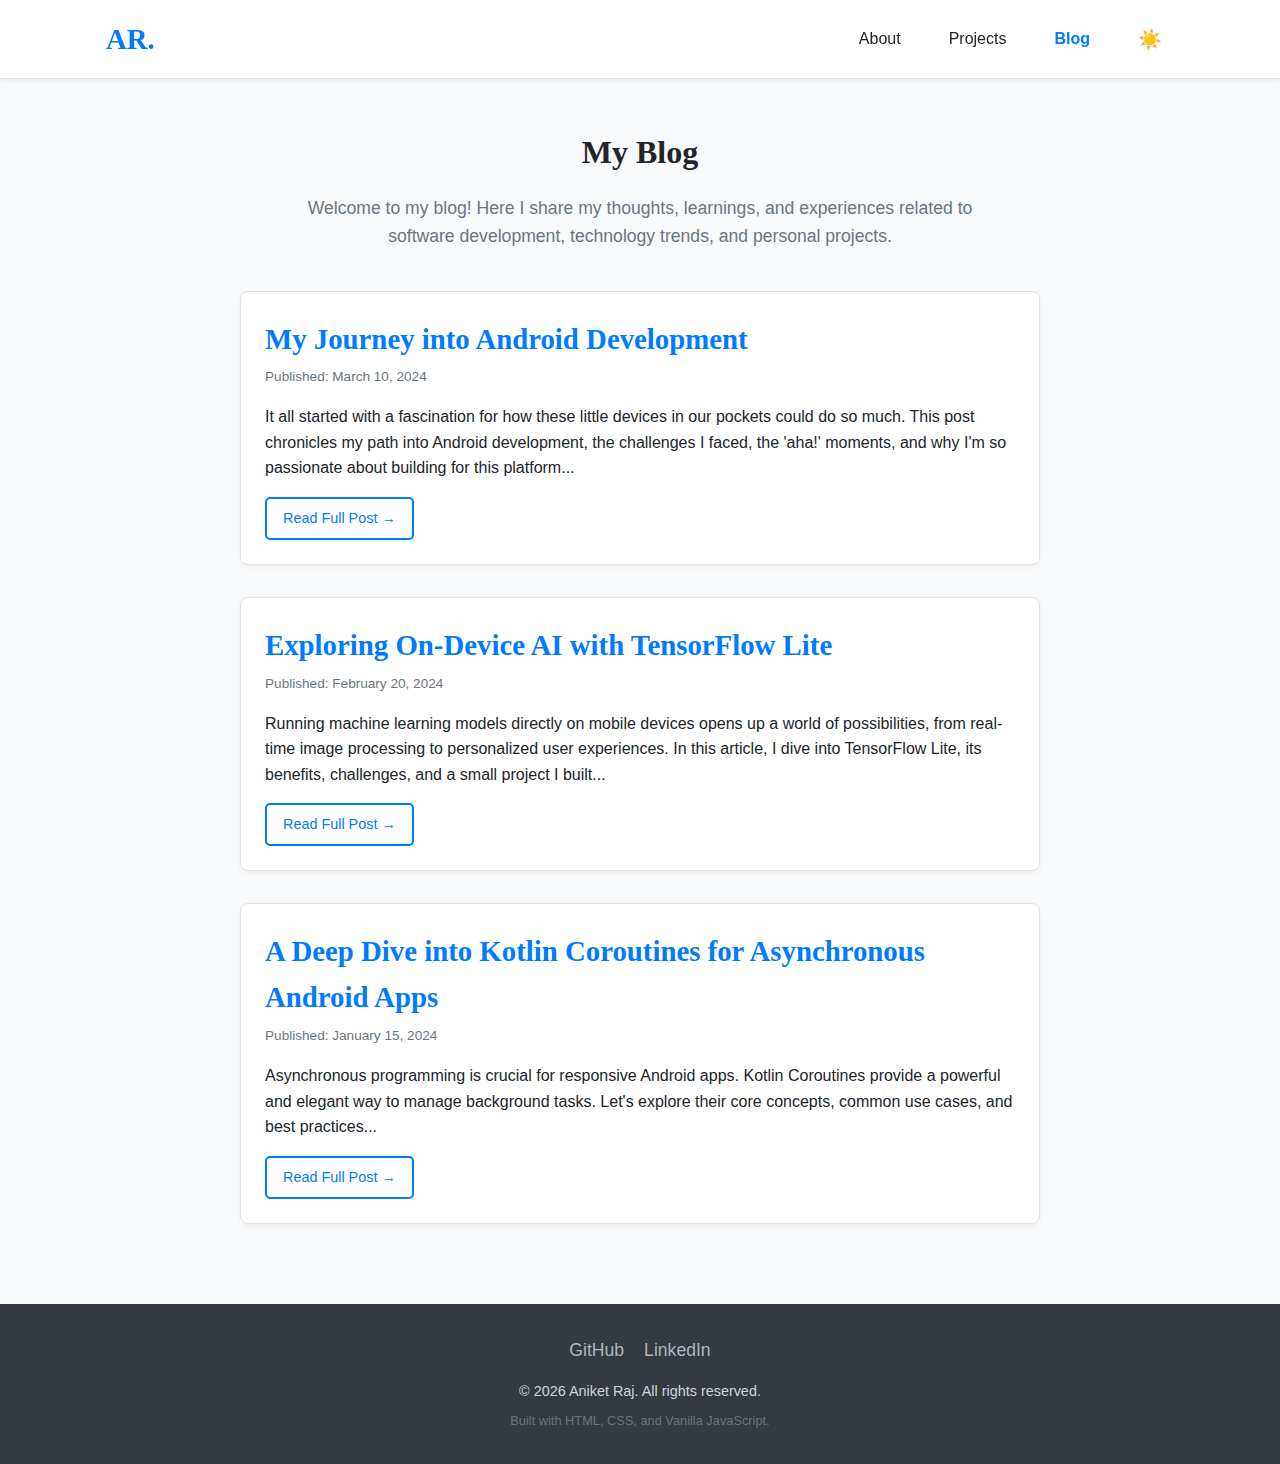
<file: blog.html>
<!DOCTYPE html>
<html lang="en">

<head>
    <meta charset="UTF-8">
    <meta name="viewport" content="width=device-width, initial-scale=1.0">
    <title>My Blog | Aniket Raj</title>
    <meta name="description" content="Articles and thoughts by [Your Name] on technology, development, and more.">
    <link rel="stylesheet" href="css/style.css">
    <!-- <link rel="icon" href="assets/favicon.ico" type="image/x-icon"> -->
</head>

<body>
    <header class="site-header">
        <div class="container header-container">
            <a href="index.html" class="logo">
                AR.
            </a>
            <nav class="main-nav">
                <button class="nav-toggle" aria-label="Toggle navigation" aria-expanded="false">
                    <span class="hamburger"></span>
                </button>
                <ul class="nav-links">
                    <li><a href="about.html">About</a></li>
                    <li><a href="projects.html">Projects</a></li>
                    <li><a href="blog.html" class="active">Blog</a></li> <!-- Mark as active -->
                    <li><button id="theme-toggle-button" aria-label="Toggle theme">☀️</button></li>
                </ul>
            </nav>
        </div>
    </header>

    <main>
        <section id="all-blog-posts" class="all-blog-posts-section section-padding">
            <div class="container">
                <h1 class="page-title section-title">My Blog</h1>
                <p class="page-intro text-center">
                    Welcome to my blog! Here I share my thoughts, learnings, and experiences
                    related to software development, technology trends, and personal projects.
                </p>

                <div class="blog-listing">
                    <!-- Blog Post Entry 1 -->
                    <article class="blog-post-entry">
                        <div class="blog-post-entry-header">
                            <h2><a href="blog-posts/my-journey-into-android.html">My Journey into Android
                                    Development</a></h2>
                            <p class="blog-meta">
                                <span class="post-date">Published: <time datetime="2024-03-10">March 10,
                                        2024</time></span>
                                <!-- <span class="post-tags">Tags: <a href="#">Android</a>, <a href="#">Kotlin</a>, <a href="#">Career</a></span> -->
                            </p>
                        </div>
                        <div class="blog-post-excerpt">
                            <p>
                                It all started with a fascination for how these little devices in our pockets could do
                                so much.
                                This post chronicles my path into Android development, the challenges I faced, the
                                'aha!' moments,
                                and why I'm so passionate about building for this platform...
                            </p>
                        </div>
                        <a href="blog-posts/my-journey-into-android.html" class="btn btn-outline btn-small">Read Full
                            Post →</a>
                    </article>

                    <!-- Blog Post Entry 2 -->
                    <article class="blog-post-entry">
                        <div class="blog-post-entry-header">
                            <h2><a href="blog-posts/exploring-on-device-ai.html">Exploring On-Device AI with TensorFlow
                                    Lite</a></h2>
                            <p class="blog-meta">
                                <span class="post-date">Published: <time datetime="2024-02-20">February 20,
                                        2024</time></span>
                                <!-- <span class="post-tags">Tags: <a href="#">AI</a>, <a href="#">TensorFlow Lite</a>, <a href="#">Mobile</a></span> -->
                            </p>
                        </div>
                        <div class="blog-post-excerpt">
                            <p>
                                Running machine learning models directly on mobile devices opens up a world of
                                possibilities,
                                from real-time image processing to personalized user experiences. In this article, I
                                dive into
                                TensorFlow Lite, its benefits, challenges, and a small project I built...
                            </p>
                        </div>
                        <a href="blog-posts/exploring-on-device-ai.html" class="btn btn-outline btn-small">Read Full
                            Post →</a>
                    </article>

                    <!-- Blog Post Entry 3 (Example) -->
                    <article class="blog-post-entry">
                        <div class="blog-post-entry-header">
                            <h2><a href="blog-posts/kotlin-coroutines-deep-dive.html">A Deep Dive into Kotlin Coroutines
                                    for Asynchronous Android Apps</a></h2>
                            <p class="blog-meta">
                                <span class="post-date">Published: <time datetime="2024-01-15">January 15,
                                        2024</time></span>
                            </p>
                        </div>
                        <div class="blog-post-excerpt">
                            <p>
                                Asynchronous programming is crucial for responsive Android apps. Kotlin Coroutines
                                provide a powerful
                                and elegant way to manage background tasks. Let's explore their core concepts, common
                                use cases,
                                and best practices...
                            </p>
                        </div>
                        <a href="blog-posts/kotlin-coroutines-deep-dive.html" class="btn btn-outline btn-small">Read
                            Full Post →</a>
                    </article>

                    <!-- Add more blog post entries as needed -->
                    <!-- Ensure they are listed in reverse chronological order (newest first) -->

                </div> <!-- .blog-listing -->

                <!-- Optional: Pagination (for many posts, more advanced JS needed) -->
                <!--
                <nav class="pagination text-center" aria-label="Blog post navigation">
                    <a href="#" class="btn btn-outline btn-small disabled">« Previous</a>
                    <span class="page-numbers">Page 1 of X</span>
                    <a href="#" class="btn btn-outline btn-small">Next »</a>
                </nav>
                -->

            </div>
        </section>
    </main>

    <footer class="site-footer">
        <div class="container footer-content">
            <div class="social-links">
                <a href="https://github.com/theaniketraj" target="_blank" rel="noopener noreferrer"
                    aria-label="GitHub">GitHub</a>
                <a href="https://linkedin.com/in/theaniketraj" target="_blank" rel="noopener noreferrer"
                    aria-label="LinkedIn">LinkedIn</a>
            </div>
            <p>© <span id="current-year"></span> Aniket Raj. All rights reserved.</p>
            <p class="footer-credit">Built with HTML, CSS, and Vanilla JavaScript.</p>
        </div>
    </footer>

    <script src="js/main.js"></script>
    <script src="js/theme-toggle.js"></script>
    <script src="js/mobile-nav.js"></script>
</body>

</html>
</file>
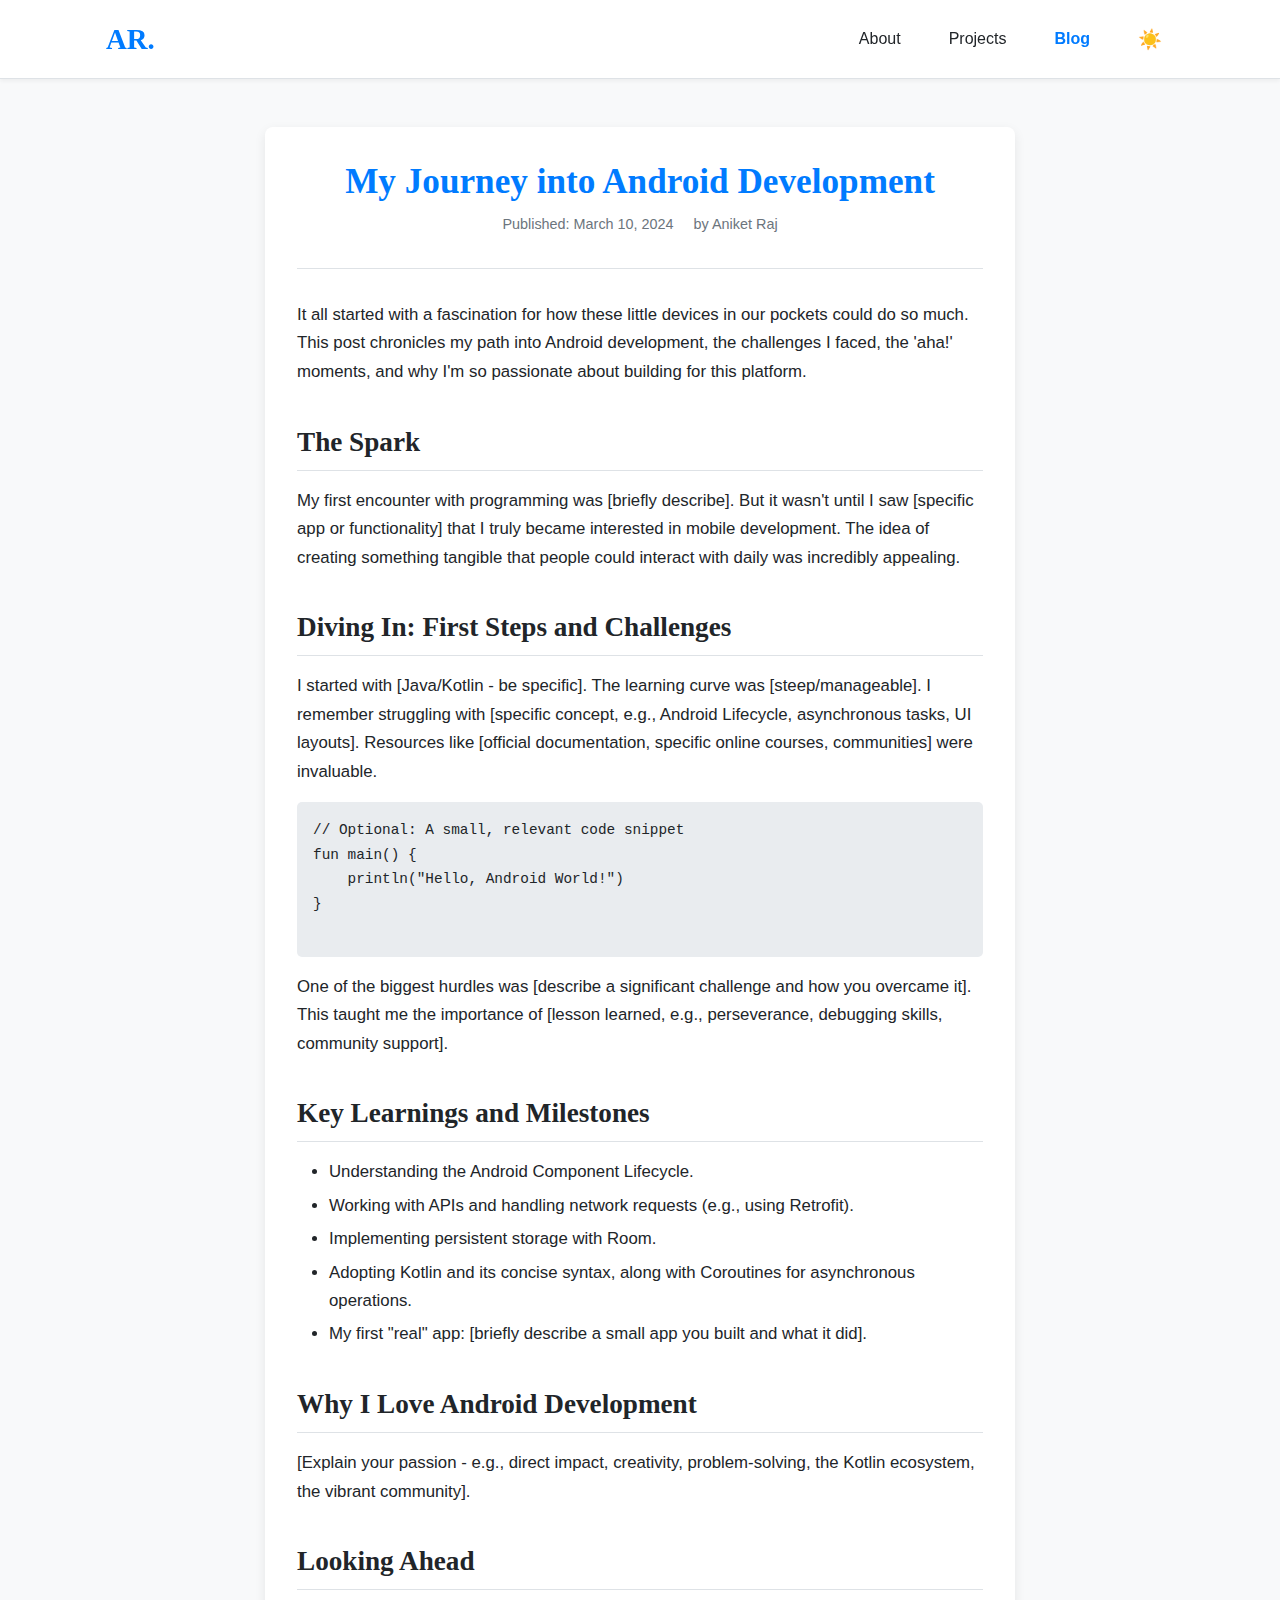
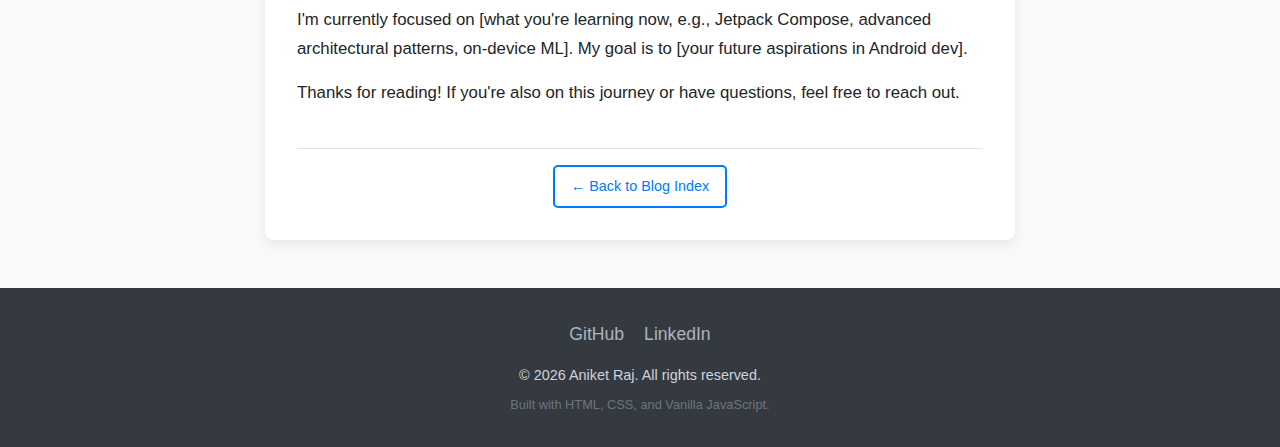
<file: blog-posts/my-journey-into-android.html>
<!DOCTYPE html>
<html lang="en">

<head>
    <meta charset="UTF-8">
    <meta name="viewport" content="width=device-width, initial-scale=1.0">
    <title>My Journey into Android Development | Aniket Raj's Blog</title>
    <meta name="description"
        content="A detailed account of my journey into Android development, challenges, and learnings.">
    <link rel="stylesheet" href="../css/style.css"> <!-- Note the ../ to go up one level for CSS -->
    <!-- <link rel="icon" href="../assets/favicon.ico" type="image/x-icon"> -->
</head>

<body>
    <header class="site-header">
        <div class="container header-container">
            <a href="../index.html" class="logo"> <!-- ../index.html -->
                AR.
            </a>
            <nav class="main-nav">
                <button class="nav-toggle" aria-label="Toggle navigation" aria-expanded="false">
                    <span class="hamburger"></span>
                </button>
                <ul class="nav-links">
                    <li><a href="../about.html">About</a></li> <!-- ../about.html -->
                    <li><a href="../projects.html">Projects</a></li> <!-- ../projects.html -->
                    <li><a href="../blog.html" class="active">Blog</a></li> <!-- ../blog.html -->
                    <li><button id="theme-toggle-button" aria-label="Toggle theme">☀️</button></li>
                </ul>
            </nav>
        </div>
    </header>

    <main>
        <article class="blog-post-full section-padding">
            <div class="container blog-post-container">
                <header class="blog-post-full-header">
                    <h1>My Journey into Android Development</h1>
                    <p class="blog-meta">
                        <span class="post-date">Published: <time datetime="2024-03-10">March 10, 2024</time></span>
                        by Aniket Raj
                        <!-- <span class="post-tags">Tags: <a href="#">Android</a>, <a href="#">Kotlin</a>, <a href="#">Career</a></span> -->
                    </p>
                </header>

                <!-- Optional: Featured Image for the blog post -->
                <!--
                <figure class="featured-image">
                    <img src="../assets/blog-thumbnails/my-journey-android-featured.jpg" alt="Android Development Journey">
                    <figcaption>My workspace while learning Android.</figcaption>
                </figure>
                -->

                <div class="blog-post-content">
                    <p>It all started with a fascination for how these little devices in our pockets could do so much.
                        This post chronicles my path into Android development, the challenges I faced, the 'aha!'
                        moments, and why I'm so passionate about building for this platform.</p>

                    <h2>The Spark</h2>
                    <p>My first encounter with programming was [briefly describe]. But it wasn't until I saw [specific
                        app or functionality] that I truly became interested in mobile development. The idea of creating
                        something tangible that people could interact with daily was incredibly appealing.</p>

                    <h2>Diving In: First Steps and Challenges</h2>
                    <p>I started with [Java/Kotlin - be specific]. The learning curve was [steep/manageable]. I remember
                        struggling with [specific concept, e.g., Android Lifecycle, asynchronous tasks, UI layouts].
                        Resources like [official documentation, specific online courses, communities] were invaluable.
                    </p>
                    <pre><code class="language-kotlin">// Optional: A small, relevant code snippet
fun main() {
    println("Hello, Android World!")
}
                    </code></pre>
                    <p>One of the biggest hurdles was [describe a significant challenge and how you overcame it]. This
                        taught me the importance of [lesson learned, e.g., perseverance, debugging skills, community
                        support].</p>

                    <h2>Key Learnings and Milestones</h2>
                    <ul>
                        <li>Understanding the Android Component Lifecycle.</li>
                        <li>Working with APIs and handling network requests (e.g., using Retrofit).</li>
                        <li>Implementing persistent storage with Room.</li>
                        <li>Adopting Kotlin and its concise syntax, along with Coroutines for asynchronous operations.
                        </li>
                        <li>My first "real" app: [briefly describe a small app you built and what it did].</li>
                    </ul>

                    <h2>Why I Love Android Development</h2>
                    <p>[Explain your passion - e.g., direct impact, creativity, problem-solving, the Kotlin ecosystem,
                        the vibrant community].</p>

                    <h2>Looking Ahead</h2>
                    <p>I'm currently focused on [what you're learning now, e.g., Jetpack Compose, advanced architectural
                        patterns, on-device ML]. My goal is to [your future aspirations in Android dev].</p>

                    <p>Thanks for reading! If you're also on this journey or have questions, feel free to reach out.</p>
                </div>

                <nav class="post-navigation" aria-label="Post navigation">
                    <a href="../blog.html" class="btn btn-outline btn-small">← Back to Blog Index</a>
                    <!-- Optional: Links to Previous/Next post -->
                    <!-- <a href="previous-post.html" class="btn btn-outline btn-small">Previous Post</a> -->
                    <!-- <a href="next-post.html" class="btn btn-outline btn-small">Next Post →</a> -->
                </nav>

            </div> <!-- .blog-post-container -->
        </article>
    </main>

    <footer class="site-footer">
        <div class="container footer-content">
            <div class="social-links">
                <a href="https://github.com/theaniketraj" target="_blank" rel="noopener noreferrer"
                    aria-label="GitHub">GitHub</a>
                <a href="https://linkedin.com/in/theaniketraj" target="_blank" rel="noopener noreferrer"
                    aria-label="LinkedIn">LinkedIn</a>
            </div>
            <p>© <span id="current-year"></span> Aniket Raj. All rights reserved.</p>
            <p class="footer-credit">Built with HTML, CSS, and Vanilla JavaScript.</p>
        </div>
    </footer>

    <script src="../js/main.js"></script> <!-- ../js/ -->
    <script src="../js/theme-toggle.js"></script> <!-- ../js/ -->
    <script src="../js/mobile-nav.js"></script> <!-- ../js/ -->
    <!-- Optional: Add a script for syntax highlighting if you use code blocks, e.g., Prism.js or highlight.js -->
    <!-- <script src="../js/prism.js"></script> -->
</body>

</html>
</file>
<file: css/style.css>
/* Basic Reset & Defaults */
* {
  margin: 0;
  padding: 0;
  box-sizing: border-box;
}

.html {
    scroll-behavior: smooth;
}

:root {
  /* Light Theme (Default) */
  --bg-color: #f8f9fa; /* Light gray */
  --text-color: #212529; /* Dark gray */
  --primary-color: #007bff; /* Blue */
  --secondary-color: #6c757d; /* Gray */
  --accent-color: #17a2b8; /* Teal */
  --card-bg-color: #ffffff;
  --border-color: #dee2e6;
  --link-color: var(--primary-color);
  --link-hover-color: #0056b3; /* Darker blue */
  --section-bg-light: #e9ecef; /* Slightly darker light gray for alternate sections */

  /* Fonts */
  --font-primary: "Segoe UI", Tahoma, Geneva, Verdana, sans-serif;
  --font-headings: "Georgia", serif; /* Example, choose what you like */

  /* Spacing */
  --spacing-unit: 1rem; /* 16px */
}

/* Dark Theme Variables (will be applied via JS by adding a class to body) */
body.dark-mode {
  --bg-color: #1a1a1a; /* Very dark gray */
  --text-color: #e0e0e0; /* Light gray text */
  --primary-color: #0d6efd; /* Slightly different blue for dark mode */
  --secondary-color: #adb5bd;
  --accent-color: #20c997; /* Brighter teal */
  --card-bg-color: #2c2c2c; /* Darker card background */
  --border-color: #444444;
  --link-color: var(--primary-color);
  --link-hover-color: #3b82f6;
  --section-bg-light: #252525;
}

body {
  font-family: var(--font-primary);
  line-height: 1.6;
  background-color: var(--bg-color);
  color: var(--text-color);
  transition: background-color 0.3s ease, color 0.3s ease;
}

.container {
  width: 90%;
  max-width: 1100px;
  margin: 0 auto;
  padding: 0 var(--spacing-unit);
}

/* Header & Navigation */
.site-header {
  background-color: var(--card-bg-color);
  padding: var(--spacing-unit) 0;
  box-shadow: 0 2px 4px rgba(0, 0, 0, 0.05);
  position: sticky;
  top: 0;
  z-index: 1000;
  border-bottom: 1px solid var(--border-color);
}

.header-container {
  display: flex;
  justify-content: space-between;
  align-items: center;
}

.logo {
  font-size: 1.8rem;
  font-weight: bold;
  color: var(--primary-color);
  text-decoration: none;
  font-family: var(--font-headings);
}
.logo img {
  max-height: 40px; /* Adjust as needed */
  vertical-align: middle;
}

.main-nav .nav-links {
  list-style: none;
  display: flex;
  align-items: center;
}

.main-nav .nav-links li {
  margin-left: calc(var(--spacing-unit) * 1.5);
}

.main-nav .nav-links a,
.main-nav .nav-links button {
  text-decoration: none;
  color: var(--text-color);
  font-weight: 500;
  padding: 0.5rem 0.75rem;
  border-radius: 4px;
  transition: color 0.2s ease, background-color 0.2s ease;
}
.main-nav .nav-links a:hover,
.main-nav .nav-links button:hover {
  color: var(--link-hover-color);
  background-color: rgba(0, 0, 0, 0.05); /* Subtle hover */
}
.main-nav .nav-links button {
  background: none;
  border: none;
  cursor: pointer;
  font-size: 1.2rem; /* For theme toggle icon */
}

.nav-toggle {
  /* For mobile */
  display: none;
  background: none;
  border: none;
  font-size: 1.5rem;
  cursor: pointer;
  color: var(--text-color);
}
.hamburger {
  /* Simple hamburger icon lines */
  display: block;
  width: 25px;
  height: 3px;
  background-color: var(--text-color);
  margin: 5px 0;
  transition: all 0.3s ease-in-out;
}

/* Hero Section */
.hero-section {
  padding: calc(var(--spacing-unit) * 4) 0;
  text-align: center;
  background-color: var(--section-bg-light); /* Or a gradient, or image */
}
.hero-section h1 {
  font-size: 2.5rem;
  margin-bottom: var(--spacing-unit);
  color: var(--primary-color);
  font-family: var(--font-headings);
}
.hero-section .subtitle {
  font-size: 1.5rem;
  color: var(--secondary-color);
  margin-bottom: calc(var(--spacing-unit) * 1.5);
}
.hero-section .bio {
  font-size: 1.1rem;
  max-width: 700px;
  margin: 0 auto calc(var(--spacing-unit) * 2) auto;
}

/* Buttons */
.btn {
  display: inline-block;
  padding: 0.75rem 1.5rem;
  text-decoration: none;
  border-radius: 5px;
  font-weight: 500;
  transition: background-color 0.2s ease, color 0.2s ease, transform 0.1s ease;
  cursor: pointer;
  border: 1px solid transparent;
}
.btn-primary {
  background-color: var(--primary-color);
  color: #fff;
}
.btn-primary:hover {
  background-color: var(--link-hover-color);
  transform: translateY(-2px);
}
.btn-secondary {
  background-color: var(--secondary-color);
  color: #fff;
}
.btn-secondary:hover {
  background-color: #5a6268; /* Darker gray */
  transform: translateY(-2px);
}
.btn-outline {
  border: 2px solid var(--primary-color);
  color: var(--primary-color);
  background-color: transparent;
}
.btn-outline:hover {
  background-color: var(--primary-color);
  color: #fff;
}

/* General Section Styling */
.section-padding {
  padding: calc(var(--spacing-unit) * 3) 0;
}
.section-title {
  text-align: center;
  font-size: 2rem;
  margin-bottom: calc(var(--spacing-unit) * 2.5);
  color: var(--text-color);
  font-family: var(--font-headings);
}
.bg-light {
  background-color: var(--section-bg-light);
}
.text-center {
  text-align: center;
  margin-top: calc(var(--spacing-unit) * 2);
}

/* Project & Blog Cards */
.projects-grid,
.blog-grid {
  display: grid;
  grid-template-columns: repeat(auto-fit, minmax(300px, 1fr));
  gap: calc(var(--spacing-unit) * 1.5);
}
.project-card,
.blog-card {
  background-color: var(--card-bg-color);
  border-radius: 8px;
  box-shadow: 0 4px 8px rgba(0, 0, 0, 0.08);
  overflow: hidden;
  transition: transform 0.3s ease, box-shadow 0.3s ease;
  display: flex;
  flex-direction: column;
}
.project-card:hover,
.blog-card:hover {
  transform: translateY(-5px);
  box-shadow: 0 6px 12px rgba(0, 0, 0, 0.12);
}
.project-thumbnail,
.blog-thumbnail {
  width: 100%;
  height: 200px; /* Adjust as needed */
  object-fit: cover;
}
.project-card-content,
.blog-card-content {
  padding: var(--spacing-unit);
  flex-grow: 1; /* Makes content take available space */
  display: flex;
  flex-direction: column;
}
.project-card h3,
.blog-card h3 {
  font-size: 1.3rem;
  margin-bottom: calc(var(--spacing-unit) * 0.5);
  color: var(--primary-color);
}
.project-tagline,
.blog-excerpt {
  font-size: 0.95rem;
  margin-bottom: var(--spacing-unit);
  flex-grow: 1; /* Pushes buttons/links to bottom */
}
.project-tech {
  font-size: 0.85rem;
  color: var(--secondary-color);
  margin-bottom: var(--spacing-unit);
}
.blog-meta {
  font-size: 0.8rem;
  color: var(--secondary-color);
  margin-bottom: calc(var(--spacing-unit) * 0.5);
}
.link-read-more,
.link-github {
  color: var(--link-color);
  text-decoration: none;
  font-weight: 500;
  margin-top: auto; /* Pushes to bottom if content above is flex-grow */
}
.link-read-more:hover,
.link-github:hover {
  text-decoration: underline;
  color: var(--link-hover-color);
}
.project-card .btn {
  /* Ensure button is at the bottom */
  margin-top: auto;
}

/* Contact Form */
.contact-section {
  background-color: var(--bg-color); /* Or var(--section-bg-light) */
}
#contact-form {
  max-width: 600px;
  margin: 0 auto calc(var(--spacing-unit) * 2) auto;
  background-color: var(--card-bg-color);
  padding: calc(var(--spacing-unit) * 2);
  border-radius: 8px;
  box-shadow: 0 4px 10px rgba(0, 0, 0, 0.1);
}
.form-group {
  margin-bottom: var(--spacing-unit);
}
.form-group label {
  display: block;
  margin-bottom: calc(var(--spacing-unit) * 0.3);
  font-weight: 500;
}
.form-group input[type="text"],
.form-group input[type="email"],
.form-group textarea {
  width: 100%;
  padding: calc(var(--spacing-unit) * 0.7);
  border: 1px solid var(--border-color);
  border-radius: 4px;
  font-size: 1rem;
  background-color: var(--bg-color); /* Match body bg or slightly lighter */
  color: var(--text-color);
}
.form-group textarea {
  resize: vertical;
  min-height: 100px;
}
#contact-form button[type="submit"] {
  width: 100%;
  padding: calc(var(--spacing-unit) * 0.8);
  font-size: 1.1rem;
}
.form-status-message {
  margin-top: var(--spacing-unit);
  text-align: center;
  font-weight: 500;
}
.alternative-contact {
  text-align: center;
  margin-top: var(--spacing-unit);
}
.alternative-contact a {
  color: var(--link-color);
  text-decoration: none;
}
.alternative-contact a:hover {
  text-decoration: underline;
}

/* Footer */
.site-footer {
  background-color: #343a40; /* Dark background for footer */
  color: #ced4da; /* Light text for footer */
  padding: calc(var(--spacing-unit) * 2) 0;
  text-align: center;
  font-size: 0.9rem;
}
.footer-content .social-links {
  margin-bottom: var(--spacing-unit);
}
.footer-content .social-links a {
  color: #adb5bd; /* Lighter gray for social links */
  margin: 0 calc(var(--spacing-unit) * 0.5);
  text-decoration: none;
  font-size: 1.1rem; /* Slightly larger for icons if you use them */
  transition: color 0.2s ease;
}
.footer-content .social-links a:hover {
  color: var(--primary-color); /* Use primary color on hover */
}
.footer-credit {
  font-size: 0.8rem;
  margin-top: calc(var(--spacing-unit) * 0.5);
  color: #6c757d;
}

/* Responsive (Mobile Navigation Example) */
@media (max-width: 768px) {
  .main-nav .nav-links {
    display: none; /* Hide desktop nav */
    flex-direction: column;
    position: absolute;
    top: 100%; /* Position below header */
    left: 0;
    width: 100%;
    background-color: var(--card-bg-color);
    box-shadow: 0 4px 8px rgba(0, 0, 0, 0.1);
    padding: var(--spacing-unit) 0;
    border-top: 1px solid var(--border-color);
  }
  .main-nav .nav-links.active {
    display: flex; /* Show when active */
  }
  .main-nav .nav-links li {
    margin: calc(var(--spacing-unit) * 0.5) 0;
    text-align: center;
    width: 100%;
  }
  .main-nav .nav-links a,
  .main-nav .nav-links button {
    display: block;
    width: 90%;
    margin: 0 auto;
  }
  .nav-toggle {
    display: block; /* Show hamburger */
  }

  .hero-section h1 {
    font-size: 2rem;
  }
  .hero-section .subtitle {
    font-size: 1.2rem;
  }
  .section-title {
    font-size: 1.8rem;
  }
}

/* Add to style.css */
.main-nav .nav-links a.active {
  color: var(--primary-color); /* Or your preferred active style */
  font-weight: bold;
}

/* About Page Specific Styles */
.about-content {
  max-width: 800px; /* Or your preferred width for text content */
  margin: 0 auto;
}

.about-intro {
  display: flex;
  flex-direction: column;
  align-items: center;
  text-align: center;
  margin-bottom: calc(var(--spacing-unit) * 2.5);
}

.profile-photo-large {
  width: 180px; /* Adjust size as needed */
  height: 180px;
  border-radius: 50%;
  object-fit: cover;
  margin-bottom: var(--spacing-unit);
  border: 4px solid var(--primary-color);
  box-shadow: 0 4px 10px rgba(0, 0, 0, 0.1);
}

.about-intro .lead-text {
  font-size: 1.15rem;
  line-height: 1.7;
  color: var(--secondary-color); /* Or var(--text-color) */
}

.about-section {
  margin-bottom: calc(var(--spacing-unit) * 2.5);
  padding: var(--spacing-unit);
  background-color: var(
    --card-bg-color
  ); /* Optional: card-like background for sections */
  border-radius: 8px;
  box-shadow: 0 2px 5px rgba(0, 0, 0, 0.05);
}

.about-section h2 {
  font-size: 1.8rem;
  color: var(--primary-color);
  margin-bottom: var(--spacing-unit);
  padding-bottom: calc(var(--spacing-unit) * 0.5);
  border-bottom: 2px solid var(--border-color); /* Subtle separator */
  font-family: var(--font-headings);
}

.about-section p,
.about-section ul {
  margin-bottom: var(--spacing-unit);
  line-height: 1.7;
}

.about-section ul {
  list-style-position: inside;
  padding-left: calc(
    var(--spacing-unit) * 0.5
  ); /* Indent list items slightly */
}
.about-section ul li {
  margin-bottom: calc(var(--spacing-unit) * 0.3);
}

.highlight {
  color: var(--accent-color); /* Or var(--primary-color) */
  font-weight: 600;
}

/* Skills Section Grid */
.skills-grid {
  display: grid;
  grid-template-columns: repeat(auto-fit, minmax(250px, 1fr));
  gap: calc(var(--spacing-unit) * 1.5);
}

.skill-category h3 {
  font-size: 1.2rem;
  color: var(--text-color); /* Or a slightly different color */
  margin-bottom: calc(var(--spacing-unit) * 0.7);
  font-weight: 600;
}
.skill-category ul {
  list-style: disc; /* Or none if you prefer cleaner look */
  padding-left: var(--spacing-unit);
}
.skill-category ul li {
  font-size: 0.95rem;
}

/* Experience & Education Items */
.experience-item,
.education-item {
  margin-bottom: calc(var(--spacing-unit) * 1.5);
}
.experience-item h3,
.education-item h3 {
  font-size: 1.3rem;
  color: var(--text-color);
  margin-bottom: calc(var(--spacing-unit) * 0.2);
}
.experience-meta,
.education-meta {
  font-size: 0.9rem;
  color: var(--secondary-color);
  margin-bottom: calc(var(--spacing-unit) * 0.5);
  font-style: italic;
}
.experience-item ul {
  list-style: disc;
  padding-left: var(--spacing-unit);
}

/* Page Title (if different from section-title) */
.page-title {
  /* Already styled by .section-title, but you can override if needed */
  margin-bottom: var(--spacing-unit); /* Adjust spacing */
}
.page-intro {
  max-width: 700px;
  margin: 0 auto calc(var(--spacing-unit) * 2.5) auto;
  font-size: 1.1rem;
  color: var(--secondary-color);
}

/* Blog Listing Page (blog.html) */
.blog-listing {
  max-width: 800px; /* Or your preferred width */
  margin: 0 auto;
}

.blog-post-entry {
  background-color: var(--card-bg-color);
  padding: calc(var(--spacing-unit) * 1.5);
  margin-bottom: calc(var(--spacing-unit) * 2);
  border-radius: 8px;
  box-shadow: 0 2px 5px rgba(0, 0, 0, 0.05);
  border: 1px solid var(--border-color);
}

.blog-post-entry-header h2 {
  font-size: 1.8rem; /* Or 1.6rem */
  margin-bottom: calc(var(--spacing-unit) * 0.3);
  font-family: var(--font-headings);
}
.blog-post-entry-header h2 a {
  text-decoration: none;
  color: var(--primary-color);
}
.blog-post-entry-header h2 a:hover {
  text-decoration: underline;
  color: var(--link-hover-color);
}

.blog-meta {
  font-size: 0.85rem;
  color: var(--secondary-color);
  margin-bottom: var(--spacing-unit);
}
.blog-meta .post-date {
  margin-right: var(--spacing-unit);
}
.blog-meta .post-tags a {
  color: var(--accent-color);
  text-decoration: none;
  margin-right: calc(var(--spacing-unit) * 0.3);
  font-size: 0.8rem;
}
.blog-meta .post-tags a:hover {
  text-decoration: underline;
}

.blog-post-excerpt p {
  margin-bottom: var(--spacing-unit);
  line-height: 1.6;
}

.btn-small {
  /* For "Read Full Post" and pagination */
  padding: 0.5rem 1rem;
  font-size: 0.9rem;
}

/* Individual Blog Post Page (e.g., blog-posts/my-post.html) */
.blog-post-full {
  /* Uses .section-padding for overall spacing */
  background-color: var(--bg-color); /* Or var(--section-bg-light) */
}
.blog-post-container {
  max-width: 750px; /* Optimal reading width */
  margin: 0 auto;
  background-color: var(
    --card-bg-color
  ); /* Give content area a distinct background */
  padding: calc(var(--spacing-unit) * 2);
  border-radius: 8px;
  box-shadow: 0 4px 12px rgba(0, 0, 0, 0.08);
}

.blog-post-full-header {
  text-align: center;
  margin-bottom: calc(var(--spacing-unit) * 2);
  padding-bottom: var(--spacing-unit);
  border-bottom: 1px solid var(--border-color);
}
.blog-post-full-header h1 {
  font-size: 2.2rem; /* Or 2.5rem */
  margin-bottom: calc(var(--spacing-unit) * 0.5);
  color: var(--primary-color);
  font-family: var(--font-headings);
  line-height: 1.3;
}
.blog-post-full-header .blog-meta {
  font-size: 0.9rem;
}

.featured-image {
  margin-bottom: calc(var(--spacing-unit) * 1.5);
  text-align: center;
}
.featured-image img {
  max-width: 100%;
  height: auto;
  border-radius: 6px;
  box-shadow: 0 2px 8px rgba(0, 0, 0, 0.1);
}
.featured-image figcaption {
  font-size: 0.85rem;
  color: var(--secondary-color);
  margin-top: calc(var(--spacing-unit) * 0.5);
  font-style: italic;
}

.blog-post-content {
  line-height: 1.7;
  font-size: 1.05rem; /* Slightly larger for readability */
}
.blog-post-content h2 {
  font-size: 1.7rem;
  margin-top: calc(var(--spacing-unit) * 2);
  margin-bottom: var(--spacing-unit);
  color: var(--text-color); /* Or var(--primary-color) */
  font-family: var(--font-headings);
  padding-bottom: calc(var(--spacing-unit) * 0.3);
  border-bottom: 1px solid var(--border-color);
}
.blog-post-content h3 {
  font-size: 1.4rem;
  margin-top: calc(var(--spacing-unit) * 1.5);
  margin-bottom: calc(var(--spacing-unit) * 0.7);
  color: var(--text-color);
  font-family: var(--font-headings);
}
.blog-post-content p,
.blog-post-content ul,
.blog-post-content ol {
  margin-bottom: var(--spacing-unit);
}
.blog-post-content ul,
.blog-post-content ol {
  padding-left: calc(var(--spacing-unit) * 2);
}
.blog-post-content li {
  margin-bottom: calc(var(--spacing-unit) * 0.3);
}
.blog-post-content a {
  color: var(--link-color);
  text-decoration: underline;
}
.blog-post-content a:hover {
  color: var(--link-hover-color);
}
.blog-post-content strong {
  font-weight: 600;
  color: var(--text-color); /* Or a subtle accent */
}
.blog-post-content em {
  font-style: italic;
}
.blog-post-content blockquote {
  border-left: 4px solid var(--primary-color);
  padding-left: var(--spacing-unit);
  margin: var(--spacing-unit) 0;
  font-style: italic;
  color: var(--secondary-color);
}
.blog-post-content pre {
  background-color: var(--section-bg-light); /* Or a specific code block bg */
  color: var(--text-color); /* Adjust if using syntax highlighter */
  padding: var(--spacing-unit);
  border-radius: 5px;
  overflow-x: auto; /* For long lines of code */
  font-family: "Courier New", Courier, monospace;
  font-size: 0.9rem;
  margin-bottom: var(--spacing-unit);
}
.blog-post-content code {
  /* Inline code */
  background-color: var(--section-bg-light);
  padding: 0.2em 0.4em;
  border-radius: 3px;
  font-family: "Courier New", Courier, monospace;
  font-size: 0.9em;
}
.blog-post-content pre code {
  /* Reset for code inside pre */
  background-color: transparent;
  padding: 0;
  font-size: inherit; /* Inherit from pre */
}

.post-navigation {
  margin-top: calc(var(--spacing-unit) * 2.5);
  padding-top: var(--spacing-unit);
  border-top: 1px solid var(--border-color);
  display: flex;
  justify-content: space-between; /* For prev/next links */
  align-items: center;
}
/* If only "Back to Blog Index" is present, center it */
.post-navigation:has(a:only-child) {
  justify-content: center;
}
</file>
